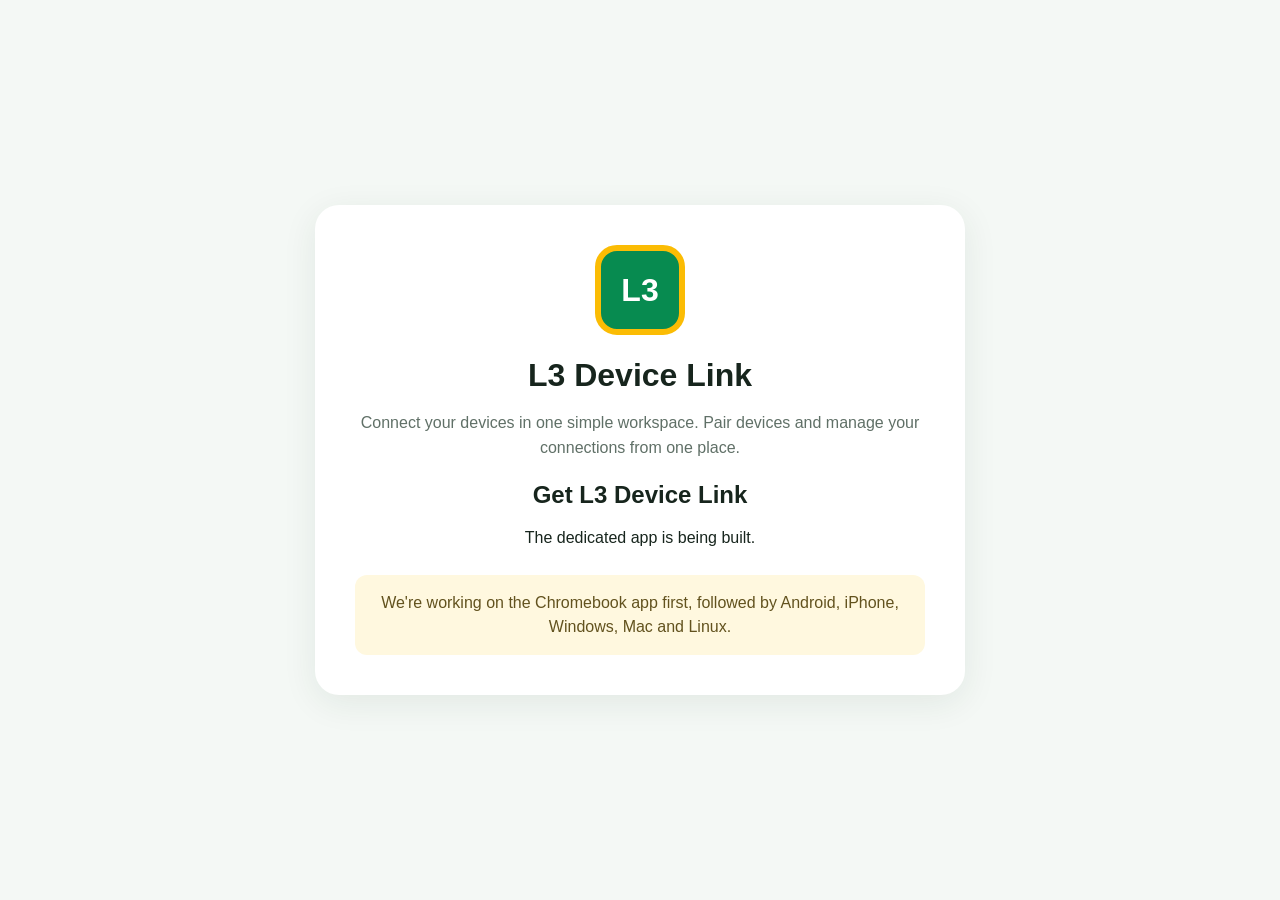
<file: l3-device-link/index.html>
<!DOCTYPE html>
<html lang="en">
<head>
  <meta charset="UTF-8">
  <meta name="viewport" content="width=device-width, initial-scale=1.0">
  <meta name="theme-color" content="#078b50">
  <title>L3 Device Link — Download</title>
  <style>
    * { box-sizing: border-box; }
    body {
      margin: 0;
      min-height: 100vh;
      font-family: Arial, sans-serif;
      background: #f4f8f5;
      color: #17251d;
      display: grid;
      place-items: center;
      padding: 24px;
    }
    main {
      max-width: 650px;
      width: 100%;
      background: white;
      padding: 40px;
      border-radius: 24px;
      text-align: center;
      box-shadow: 0 8px 35px #163c2515;
    }
    .logo {
      width: 90px;
      height: 90px;
      margin: auto;
      border-radius: 22px;
      background: #078b50;
      color: white;
      display: grid;
      place-items: center;
      font-size: 32px;
      font-weight: bold;
      border: 6px solid #fbbc04;
    }
    h1 { margin-bottom: 8px; }
    .intro { color: #607067; line-height: 1.6; }
    .download {
      display: inline-block;
      margin-top: 20px;
      padding: 15px 25px;
      background: #078b50;
      color: white;
      border-radius: 12px;
      text-decoration: none;
      font-weight: bold;
    }
    .download:hover { background: #056d3e; }
    .note {
      margin-top: 28px;
      padding: 16px;
      background: #fff8df;
      border-radius: 12px;
      color: #62521e;
      line-height: 1.5;
    }
  </style>
</head>
<body>
  <main>
    <div class="logo">L3</div>
    <h1>L3 Device Link</h1>
    <p class="intro">
      Connect your devices in one simple workspace.
      Pair devices and manage your connections from one place.
    </p>
    <h2>Get L3 Device Link</h2>
    <p>The dedicated app is being built.</p>
    <div class="note">
      We're working on the Chromebook app first,
      followed by Android, iPhone, Windows, Mac and Linux.
    </div>
  </main>
</body>
</html>
</file>
